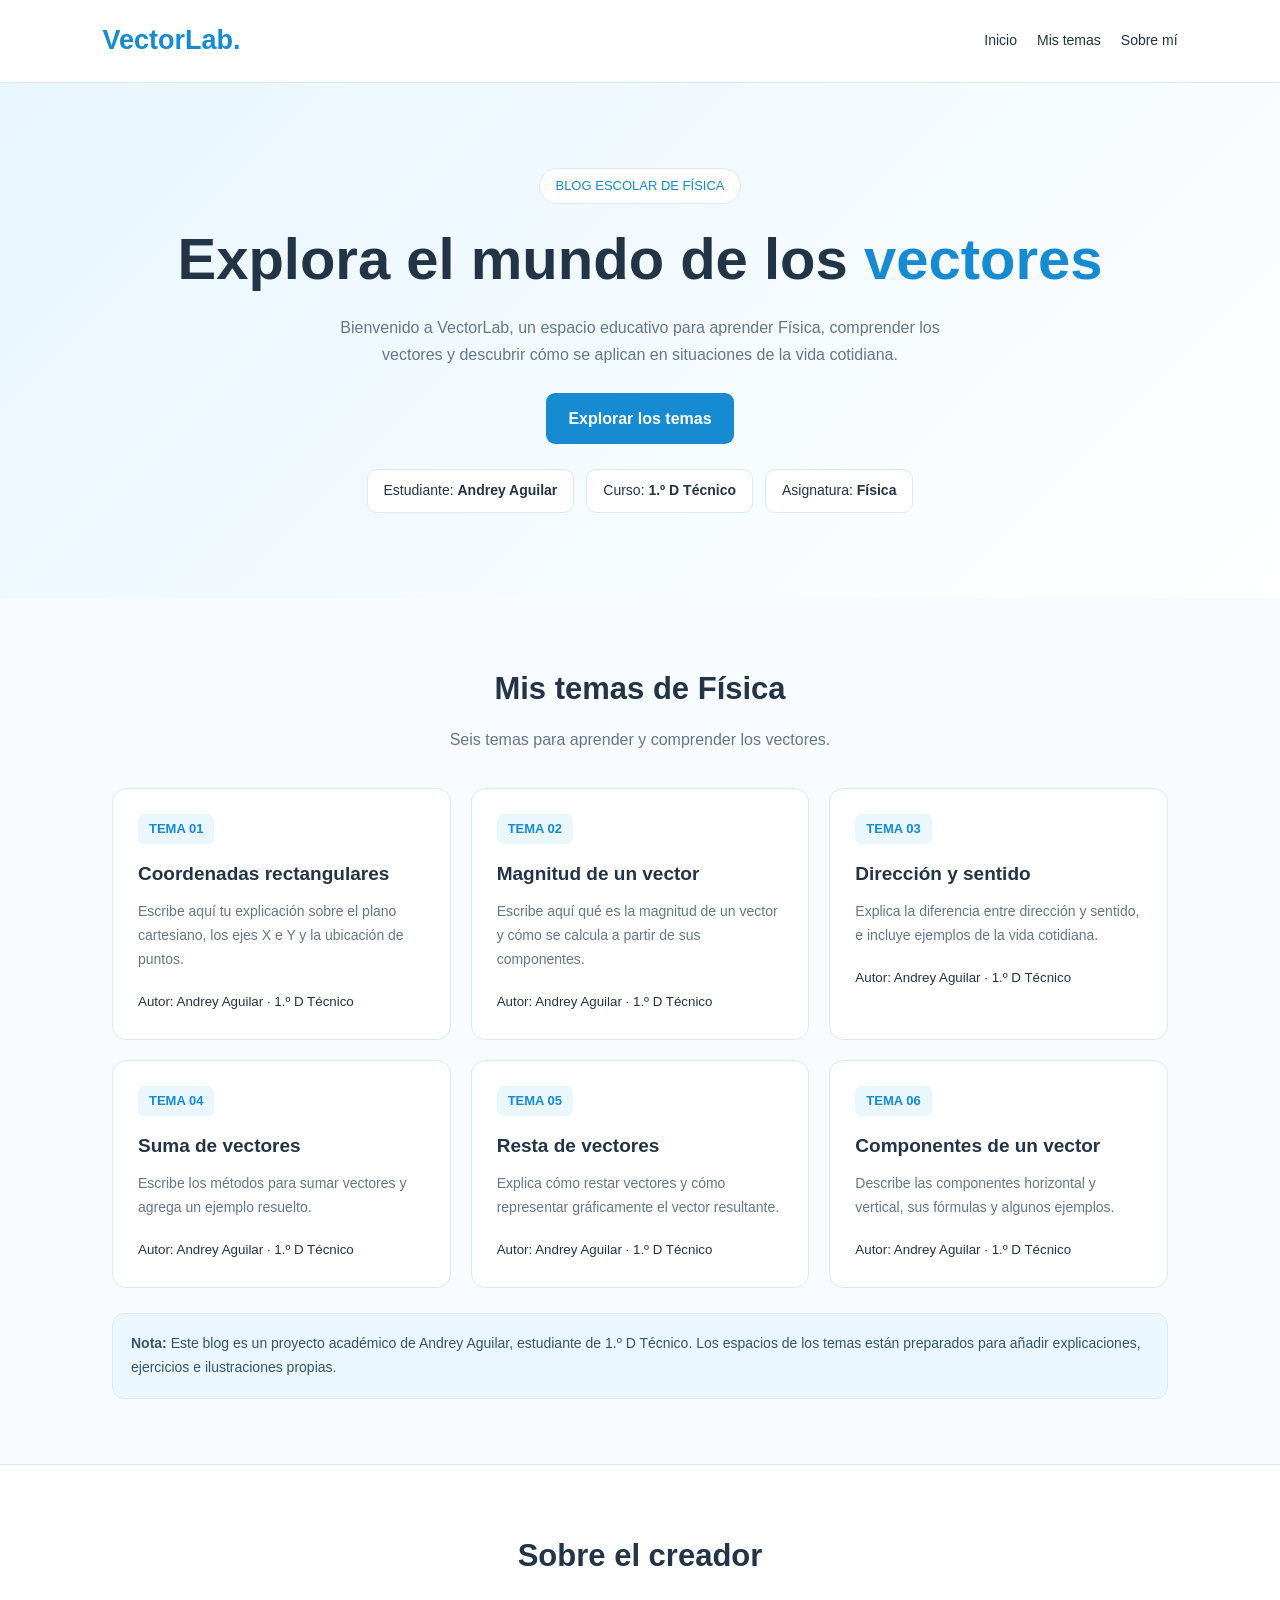
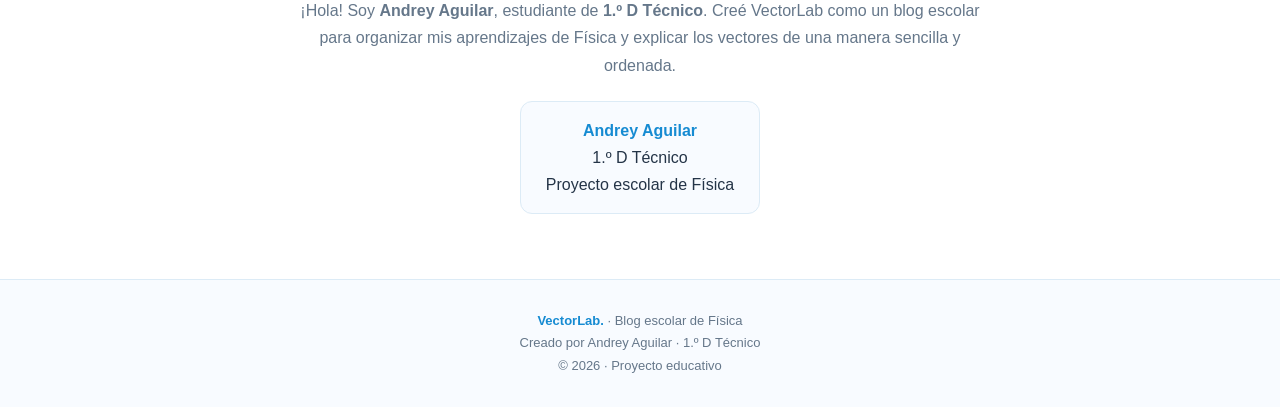
<file: index.html>
<!DOCTYPE html>
<html lang="es">
<head>
  <meta charset="UTF-8">
  <meta name="viewport" content="width=device-width, initial-scale=1.0">

  <title>VectorLab | Andrey Aguilar</title>
  <meta name="description" content="Blog escolar de Física sobre vectores, creado por Andrey Aguilar de 1.º D Técnico.">

  <style>
    * {
      margin: 0;
      padding: 0;
      box-sizing: border-box;
    }

    :root {
      --azul: #168bd2;
      --celeste: #eaf7ff;
      --fondo: #f8fbff;
      --texto: #243447;
      --gris: #65778a;
      --blanco: #ffffff;
      --borde: #dcebf6;
    }

    html {
      scroll-behavior: smooth;
    }

    body {
      font-family: Arial, Helvetica, sans-serif;
      background: var(--fondo);
      color: var(--texto);
      line-height: 1.7;
    }

    header {
      background: var(--blanco);
      border-bottom: 1px solid var(--borde);
      padding: 18px 8%;
      display: flex;
      justify-content: space-between;
      align-items: center;
      flex-wrap: wrap;
      gap: 15px;
    }

    .logo {
      font-size: 27px;
      font-weight: bold;
      color: var(--azul);
      text-decoration: none;
    }

    nav {
      display: flex;
      flex-wrap: wrap;
      gap: 20px;
    }

    nav a {
      color: var(--texto);
      text-decoration: none;
      font-size: 14px;
    }

    nav a:hover {
      color: var(--azul);
    }

    .hero {
      text-align: center;
      padding: 85px 20px;
      background: linear-gradient(135deg, #e8f6ff, #ffffff);
    }

    .etiqueta {
      display: inline-block;
      background: var(--blanco);
      border: 1px solid var(--borde);
      border-radius: 25px;
      padding: 6px 15px;
      color: var(--azul);
      font-size: 13px;
      margin-bottom: 20px;
    }

    .hero h1 {
      font-size: clamp(36px, 6vw, 58px);
      line-height: 1.2;
      margin-bottom: 20px;
    }

    .hero h1 span {
      color: var(--azul);
    }

    .hero p {
      max-width: 650px;
      margin: 0 auto 25px;
      color: var(--gris);
    }

    .datos {
      display: flex;
      justify-content: center;
      flex-wrap: wrap;
      gap: 12px;
      margin-top: 25px;
    }

    .dato {
      background: white;
      border: 1px solid var(--borde);
      padding: 9px 16px;
      border-radius: 10px;
      font-size: 14px;
    }

    .boton {
      display: inline-block;
      background: var(--azul);
      color: white;
      padding: 12px 22px;
      border-radius: 9px;
      text-decoration: none;
      font-weight: bold;
    }

    .boton:hover {
      background: #0876b9;
    }

    .seccion {
      max-width: 1100px;
      margin: auto;
      padding: 65px 22px;
    }

    .titulo-seccion {
      text-align: center;
      font-size: 31px;
      margin-bottom: 10px;
    }

    .subtitulo {
      text-align: center;
      color: var(--gris);
      margin-bottom: 35px;
    }

    .temas {
      display: grid;
      grid-template-columns: repeat(auto-fit, minmax(250px, 1fr));
      gap: 20px;
    }

    .tarjeta {
      background: var(--blanco);
      border: 1px solid var(--borde);
      border-radius: 14px;
      padding: 25px;
    }

    .numero {
      display: inline-block;
      color: var(--azul);
      background: var(--celeste);
      padding: 4px 11px;
      border-radius: 7px;
      font-size: 13px;
      font-weight: bold;
      margin-bottom: 14px;
    }

    .tarjeta h3 {
      font-size: 19px;
      margin-bottom: 10px;
    }

    .tarjeta p {
      color: var(--gris);
      font-size: 14px;
      margin-bottom: 15px;
    }

    .nota {
      background: var(--celeste);
      border: 1px solid var(--borde);
      padding: 18px;
      border-radius: 12px;
      margin-top: 25px;
      color: #36546c;
      font-size: 14px;
    }

    .sobre {
      background: white;
      border-top: 1px solid var(--borde);
      border-bottom: 1px solid var(--borde);
    }

    .sobre-contenido {
      max-width: 750px;
      margin: auto;
      text-align: center;
    }

    .sobre-contenido p {
      color: var(--gris);
      margin-top: 15px;
    }

    .firma {
      display: inline-block;
      margin-top: 22px;
      padding: 15px 25px;
      border: 1px solid var(--borde);
      background: var(--fondo);
      border-radius: 12px;
    }

    .firma strong {
      color: var(--azul);
    }

    footer {
      text-align: center;
      padding: 30px 20px;
      color: var(--gris);
      font-size: 13px;
    }

    footer strong {
      color: var(--azul);
    }

    @media (max-width: 600px) {
      header {
        justify-content: center;
      }

      nav {
        justify-content: center;
      }

      .hero {
        padding: 60px 18px;
      }

      .seccion {
        padding: 45px 18px;
      }
    }
  </style>
</head>

<body>

  <header>
    <a class="logo" href="#inicio">VectorLab.</a>

    <nav>
      <a href="#inicio">Inicio</a>
      <a href="#temas">Mis temas</a>
      <a href="#autor">Sobre mí</a>
    </nav>
  </header>

  <main>

    <section class="hero" id="inicio">
      <div class="etiqueta">BLOG ESCOLAR DE FÍSICA</div>

      <h1>Explora el mundo de los <span>vectores</span></h1>

      <p>
        Bienvenido a VectorLab, un espacio educativo para
        aprender Física, comprender los vectores y descubrir
        cómo se aplican en situaciones de la vida cotidiana.
      </p>

      <a class="boton" href="#temas">Explorar los temas</a>

      <div class="datos">
        <div class="dato">Estudiante: <strong>Andrey Aguilar</strong></div>
        <div class="dato">Curso: <strong>1.º D Técnico</strong></div>
        <div class="dato">Asignatura: <strong>Física</strong></div>
      </div>
    </section>

    <section class="seccion" id="temas">
      <h2 class="titulo-seccion">Mis temas de Física</h2>

      <p class="subtitulo">
        Seis temas para aprender y comprender los vectores.
      </p>

      <div class="temas">

        <article class="tarjeta" id="tema1">
          <span class="numero">TEMA 01</span>
          <h3>Coordenadas rectangulares</h3>
          <p>
            Escribe aquí tu explicación sobre el plano cartesiano,
            los ejes X e Y y la ubicación de puntos.
          </p>
          <small>Autor: Andrey Aguilar · 1.º D Técnico</small>
        </article>

        <article class="tarjeta" id="tema2">
          <span class="numero">TEMA 02</span>
          <h3>Magnitud de un vector</h3>
          <p>
            Escribe aquí qué es la magnitud de un vector
            y cómo se calcula a partir de sus componentes.
          </p>
          <small>Autor: Andrey Aguilar · 1.º D Técnico</small>
        </article>

        <article class="tarjeta" id="tema3">
          <span class="numero">TEMA 03</span>
          <h3>Dirección y sentido</h3>
          <p>
            Explica la diferencia entre dirección y sentido,
            e incluye ejemplos de la vida cotidiana.
          </p>
          <small>Autor: Andrey Aguilar · 1.º D Técnico</small>
        </article>

        <article class="tarjeta" id="tema4">
          <span class="numero">TEMA 04</span>
          <h3>Suma de vectores</h3>
          <p>
            Escribe los métodos para sumar vectores
            y agrega un ejemplo resuelto.
          </p>
          <small>Autor: Andrey Aguilar · 1.º D Técnico</small>
        </article>

        <article class="tarjeta" id="tema5">
          <span class="numero">TEMA 05</span>
          <h3>Resta de vectores</h3>
          <p>
            Explica cómo restar vectores y cómo representar
            gráficamente el vector resultante.
          </p>
          <small>Autor: Andrey Aguilar · 1.º D Técnico</small>
        </article>

        <article class="tarjeta" id="tema6">
          <span class="numero">TEMA 06</span>
          <h3>Componentes de un vector</h3>
          <p>
            Describe las componentes horizontal y vertical,
            sus fórmulas y algunos ejemplos.
          </p>
          <small>Autor: Andrey Aguilar · 1.º D Técnico</small>
        </article>

      </div>

      <div class="nota">
        <strong>Nota:</strong> Este blog es un proyecto académico
        de Andrey Aguilar, estudiante de 1.º D Técnico.
        Los espacios de los temas están preparados para añadir
        explicaciones, ejercicios e ilustraciones propias.
      </div>
    </section>

    <section class="sobre" id="autor">
      <div class="seccion sobre-contenido">
        <h2 class="titulo-seccion">Sobre el creador</h2>

        <p>
          ¡Hola! Soy <strong>Andrey Aguilar</strong>,
          estudiante de <strong>1.º D Técnico</strong>.
          Creé VectorLab como un blog escolar para organizar
          mis aprendizajes de Física y explicar los vectores
          de una manera sencilla y ordenada.
        </p>

        <div class="firma">
          <strong>Andrey Aguilar</strong><br>
          1.º D Técnico<br>
          Proyecto escolar de Física
        </div>
      </div>
    </section>

  </main>

  <footer>
    <strong>VectorLab.</strong> · Blog escolar de Física<br>
    Creado por Andrey Aguilar · 1.º D Técnico<br>
    © 2026 · Proyecto educativo
  </footer>

</body>
</html>
</file>
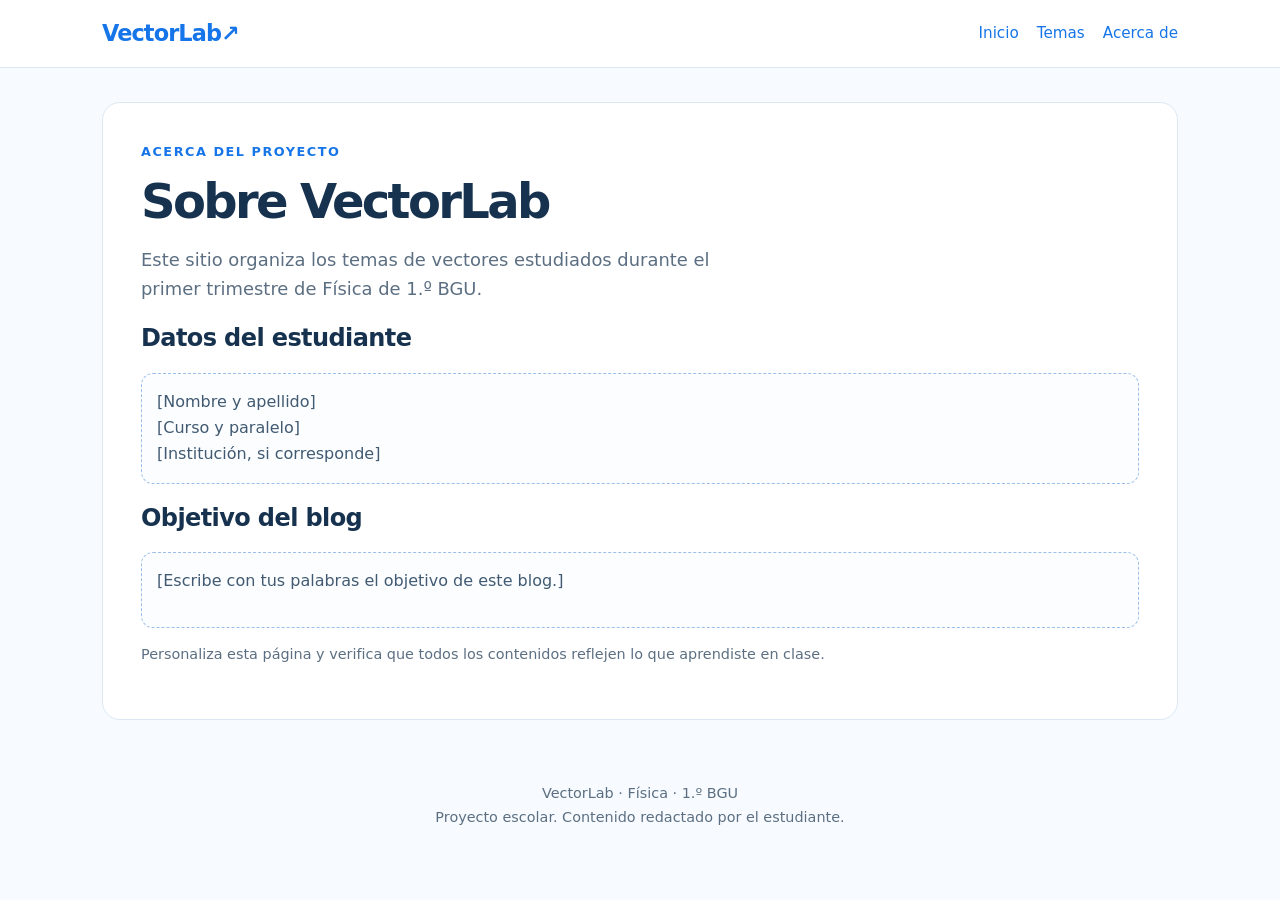
<file: acerca.html>
<!doctype html><html lang="es"><head><meta charset="utf-8"><meta name="viewport" content="width=device-width, initial-scale=1"><title>Acerca de | VectorLab</title><link rel="stylesheet" href="estilos.css"></head><body><header><div class="nav"><a class="logo" href="index.html">VectorLab<span aria-hidden="true">↗</span></a><nav><a href="index.html">Inicio</a><a href="index.html#temas">Temas</a><a href="acerca.html">Acerca de</a></nav></div></header><main><section class="panel"><div class="kicker">Acerca del proyecto</div><h1 style="font-size:3rem">Sobre VectorLab</h1><p class="lead">Este sitio organiza los temas de vectores estudiados durante el primer trimestre de Física de 1.º BGU.</p><h2>Datos del estudiante</h2><div class="editable" contenteditable="true">[Nombre y apellido]<br>[Curso y paralelo]<br>[Institución, si corresponde]</div><h2>Objetivo del blog</h2><div class="editable" contenteditable="true">[Escribe con tus palabras el objetivo de este blog.]</div><p class="small">Personaliza esta página y verifica que todos los contenidos reflejen lo que aprendiste en clase.</p></section></main><footer>VectorLab · Física · 1.º BGU<br><span class="small">Proyecto escolar. Contenido redactado por el estudiante.</span></footer></body></html>
</file>
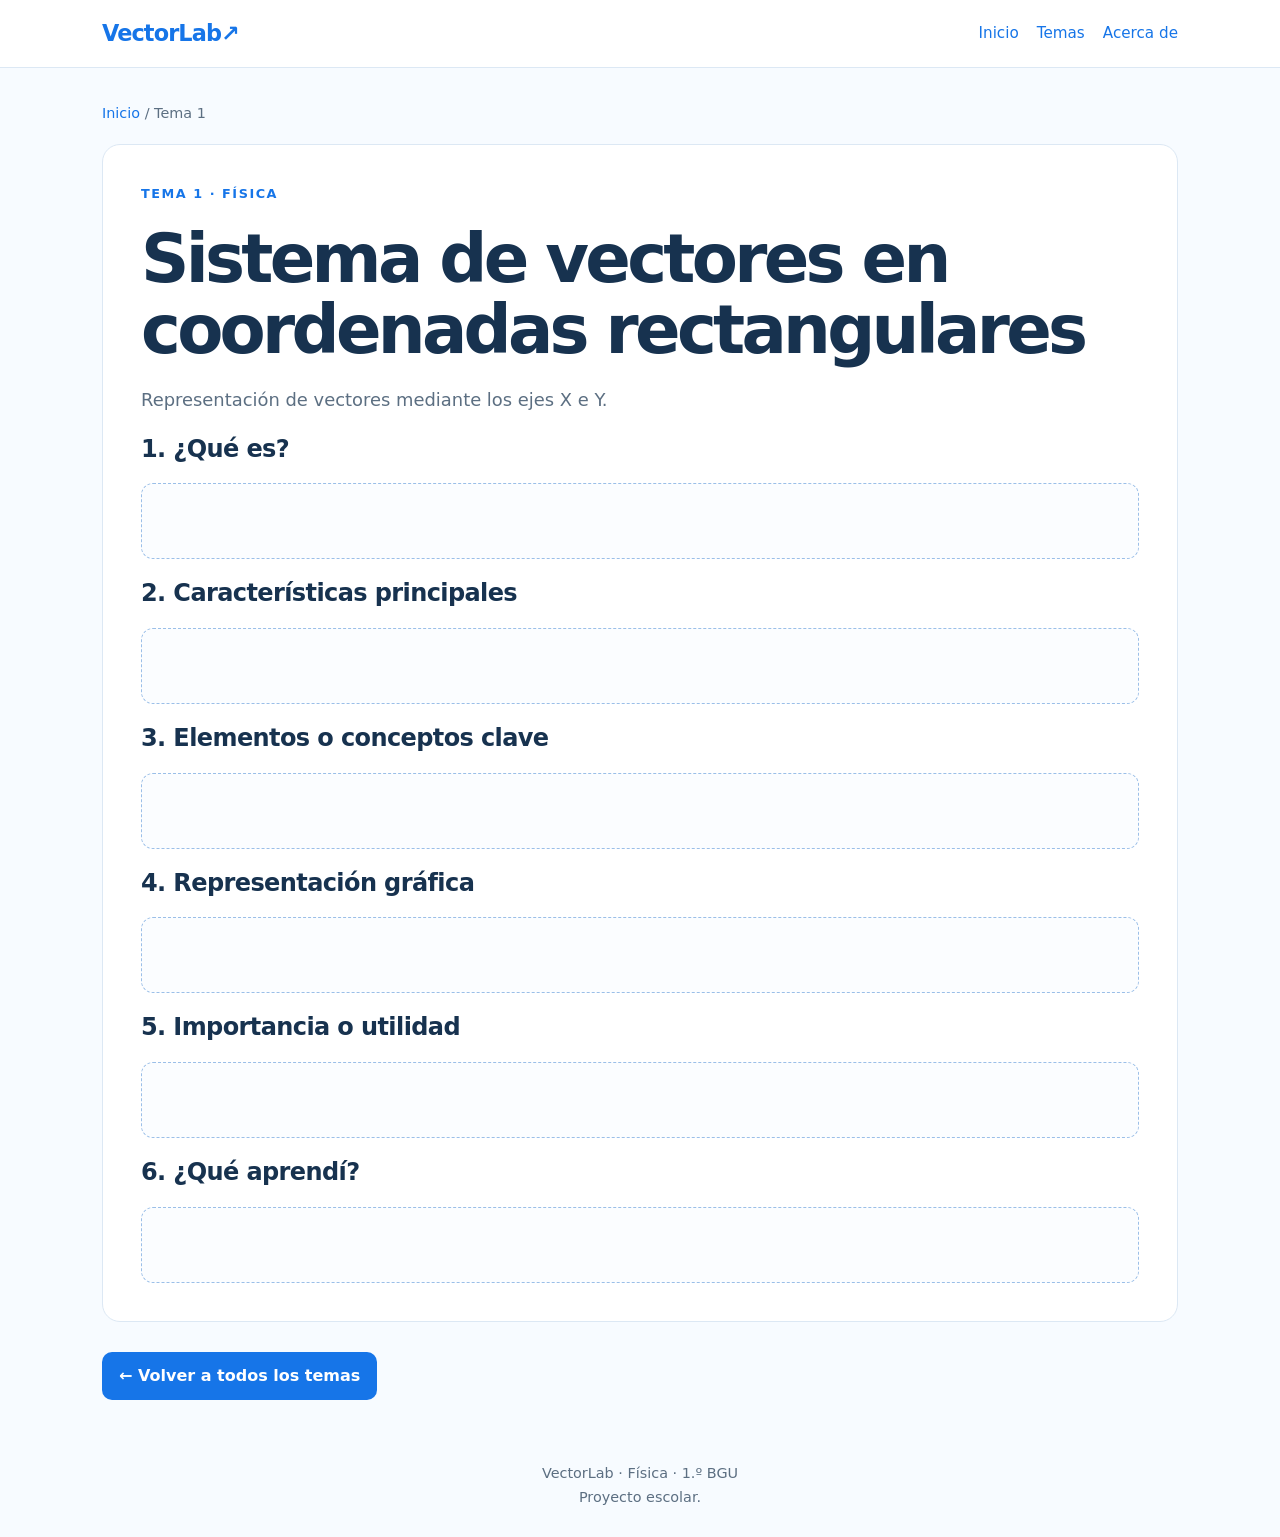
<file: tema1-rectangulares.html>
<!doctype html>
<html lang="es">
<head>
<meta charset="utf-8">
<meta name="viewport" content="width=device-width, initial-scale=1">
<title>Sistema de vectores en coordenadas rectangulares | VectorLab</title>
<link rel="stylesheet" href="estilos.css">
</head>
<body>
<header><div class="nav">
<a class="logo" href="index.html">VectorLab<span aria-hidden="true">↗</span></a>
<nav><a href="index.html">Inicio</a><a href="index.html#temas">Temas</a><a href="acerca.html">Acerca de</a></nav>
</div></header>
<main>
<div class="breadcrumb"><a href="index.html">Inicio</a> / Tema 1</div>
<section class="panel">
<div class="kicker">Tema 1 · Física</div>
<h1>Sistema de vectores en coordenadas rectangulares</h1>
<p class="lead">Representación de vectores mediante los ejes X e Y.</p>
<h2>1. ¿Qué es?</h2>
<div class="editable" contenteditable="true"></div>
<h2>2. Características principales</h2>
<div class="editable" contenteditable="true"></div>
<h2>3. Elementos o conceptos clave</h2>
<div class="editable" contenteditable="true"></div>
<h2>4. Representación gráfica</h2>
<div class="editable" contenteditable="true"></div>
<h2>5. Importancia o utilidad</h2>
<div class="editable" contenteditable="true"></div>
<h2>6. ¿Qué aprendí?</h2>
<div class="editable" contenteditable="true"></div>
</section>
<p><a class="button" href="index.html">← Volver a todos los temas</a></p>
</main>
<footer>VectorLab · Física · 1.º BGU<br><span class="small">Proyecto escolar.</span></footer>
</body>
</html>
</file>
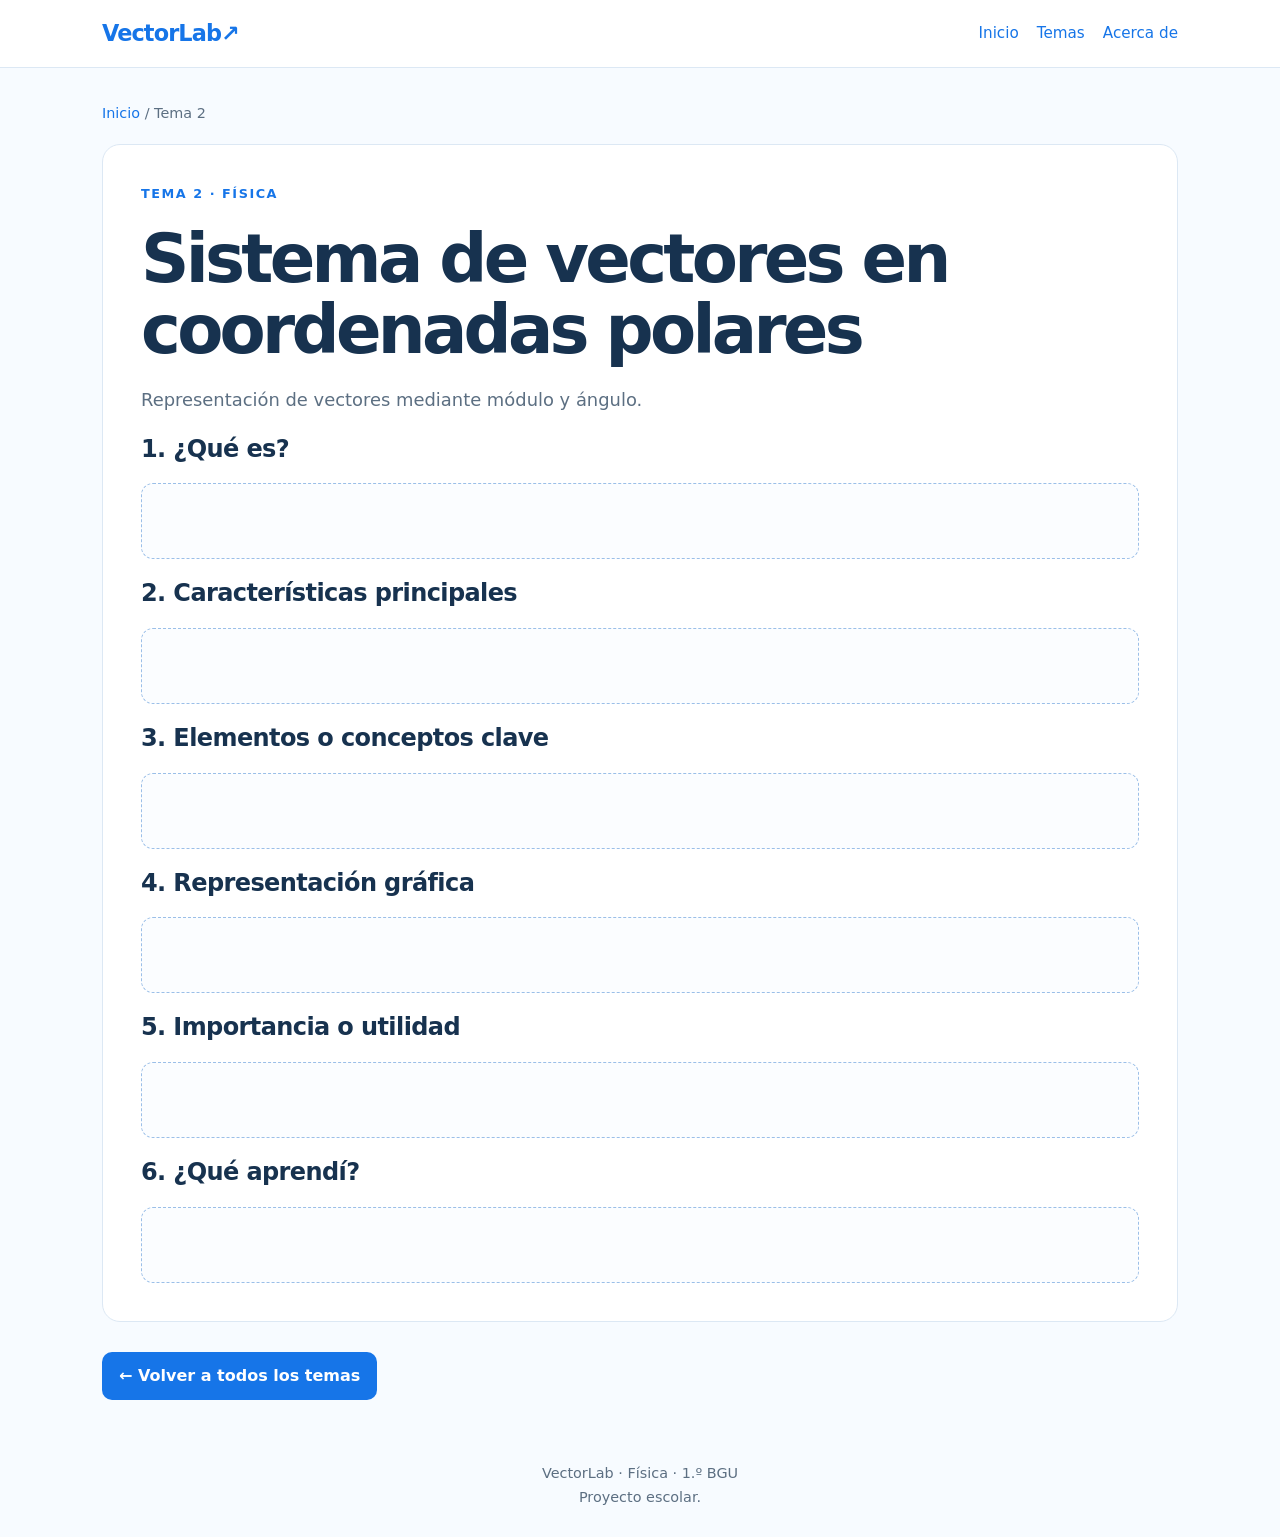
<file: tema2-polares.html>
<!doctype html>
<html lang="es">
<head>
<meta charset="utf-8">
<meta name="viewport" content="width=device-width, initial-scale=1">
<title>Sistema de vectores en coordenadas polares | VectorLab</title>
<link rel="stylesheet" href="estilos.css">
</head>
<body>
<header><div class="nav">
<a class="logo" href="index.html">VectorLab<span aria-hidden="true">↗</span></a>
<nav><a href="index.html">Inicio</a><a href="index.html#temas">Temas</a><a href="acerca.html">Acerca de</a></nav>
</div></header>
<main>
<div class="breadcrumb"><a href="index.html">Inicio</a> / Tema 2</div>
<section class="panel">
<div class="kicker">Tema 2 · Física</div>
<h1>Sistema de vectores en coordenadas polares</h1>
<p class="lead">Representación de vectores mediante módulo y ángulo.</p>
<h2>1. ¿Qué es?</h2>
<div class="editable" contenteditable="true"></div>
<h2>2. Características principales</h2>
<div class="editable" contenteditable="true"></div>
<h2>3. Elementos o conceptos clave</h2>
<div class="editable" contenteditable="true"></div>
<h2>4. Representación gráfica</h2>
<div class="editable" contenteditable="true"></div>
<h2>5. Importancia o utilidad</h2>
<div class="editable" contenteditable="true"></div>
<h2>6. ¿Qué aprendí?</h2>
<div class="editable" contenteditable="true"></div>
</section>
<p><a class="button" href="index.html">← Volver a todos los temas</a></p>
</main>
<footer>VectorLab · Física · 1.º BGU<br><span class="small">Proyecto escolar.</span></footer>
</body>
</html>
</file>
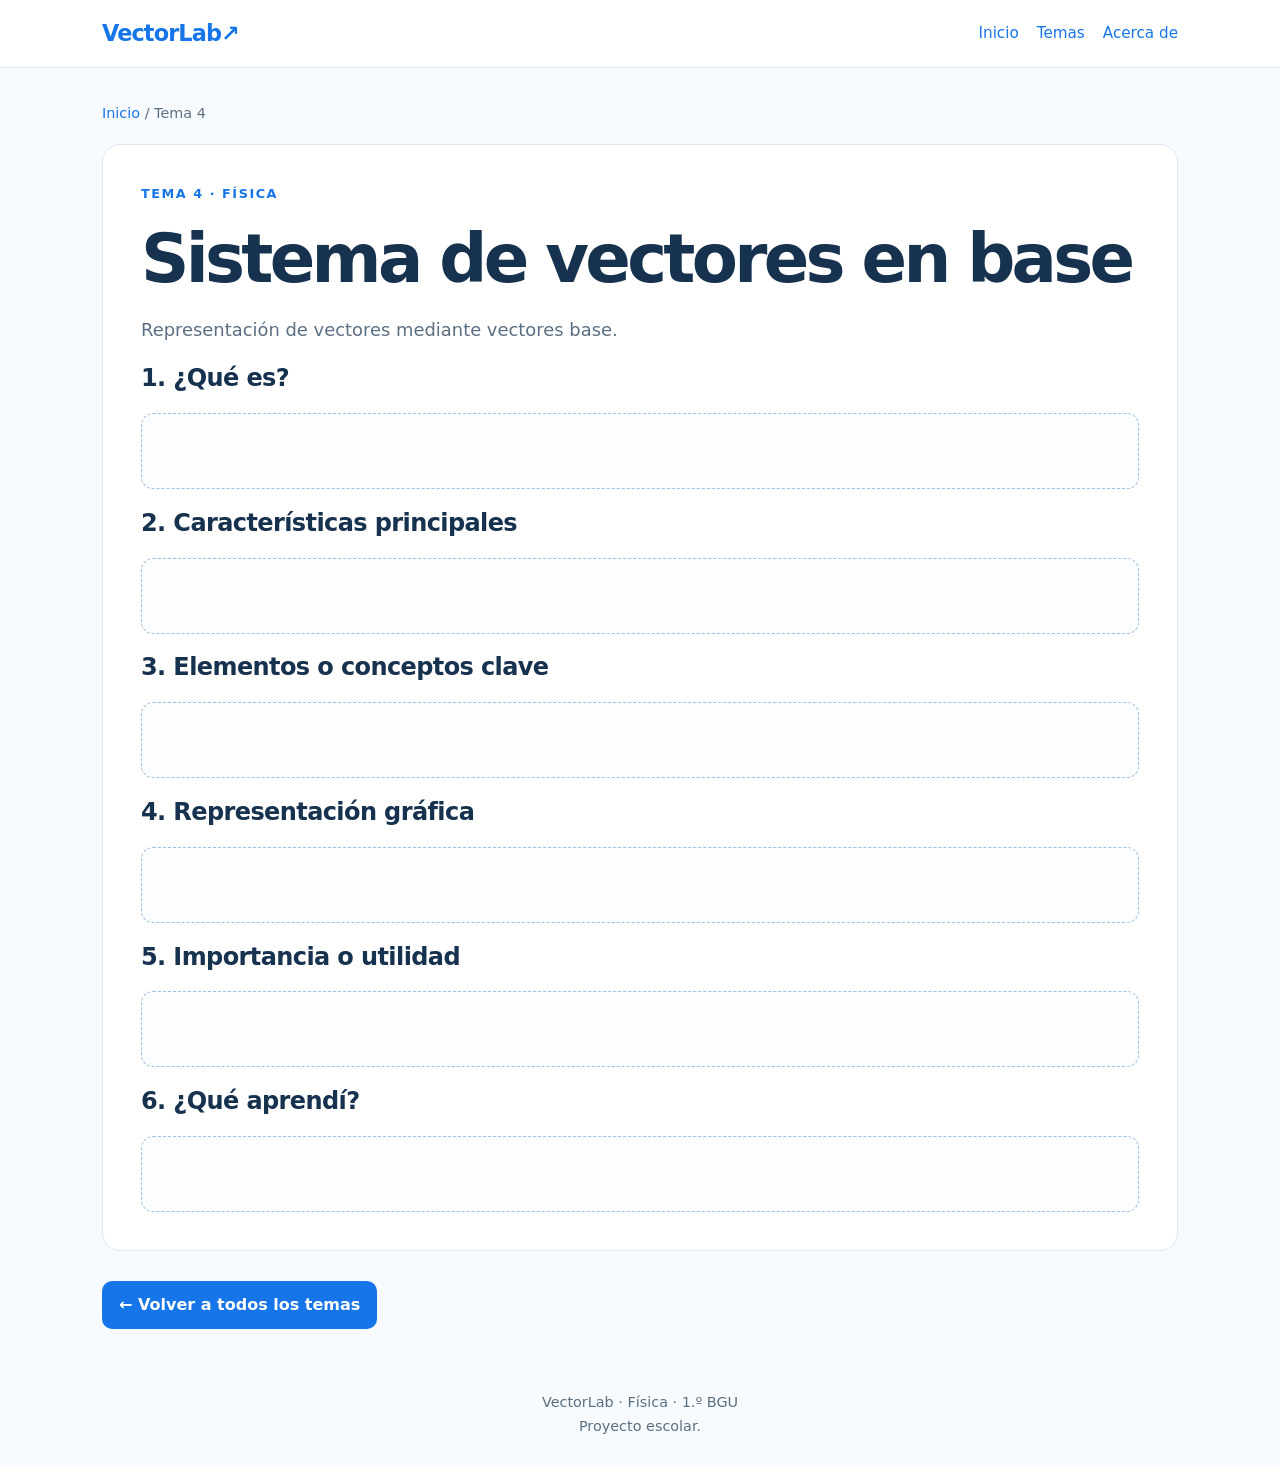
<file: tema4-base.html>
<!doctype html>
<html lang="es">
<head>
<meta charset="utf-8">
<meta name="viewport" content="width=device-width, initial-scale=1">
<title>Sistema de vectores en base | VectorLab</title>
<link rel="stylesheet" href="estilos.css">
</head>
<body>
<header><div class="nav">
<a class="logo" href="index.html">VectorLab<span aria-hidden="true">↗</span></a>
<nav><a href="index.html">Inicio</a><a href="index.html#temas">Temas</a><a href="acerca.html">Acerca de</a></nav>
</div></header>
<main>
<div class="breadcrumb"><a href="index.html">Inicio</a> / Tema 4</div>
<section class="panel">
<div class="kicker">Tema 4 · Física</div>
<h1>Sistema de vectores en base</h1>
<p class="lead">Representación de vectores mediante vectores base.</p>
<h2>1. ¿Qué es?</h2>
<div class="editable" contenteditable="true"></div>
<h2>2. Características principales</h2>
<div class="editable" contenteditable="true"></div>
<h2>3. Elementos o conceptos clave</h2>
<div class="editable" contenteditable="true"></div>
<h2>4. Representación gráfica</h2>
<div class="editable" contenteditable="true"></div>
<h2>5. Importancia o utilidad</h2>
<div class="editable" contenteditable="true"></div>
<h2>6. ¿Qué aprendí?</h2>
<div class="editable" contenteditable="true"></div>
</section>
<p><a class="button" href="index.html">← Volver a todos los temas</a></p>
</main>
<footer>VectorLab · Física · 1.º BGU<br><span class="small">Proyecto escolar.</span></footer>
</body>
</html>
</file>
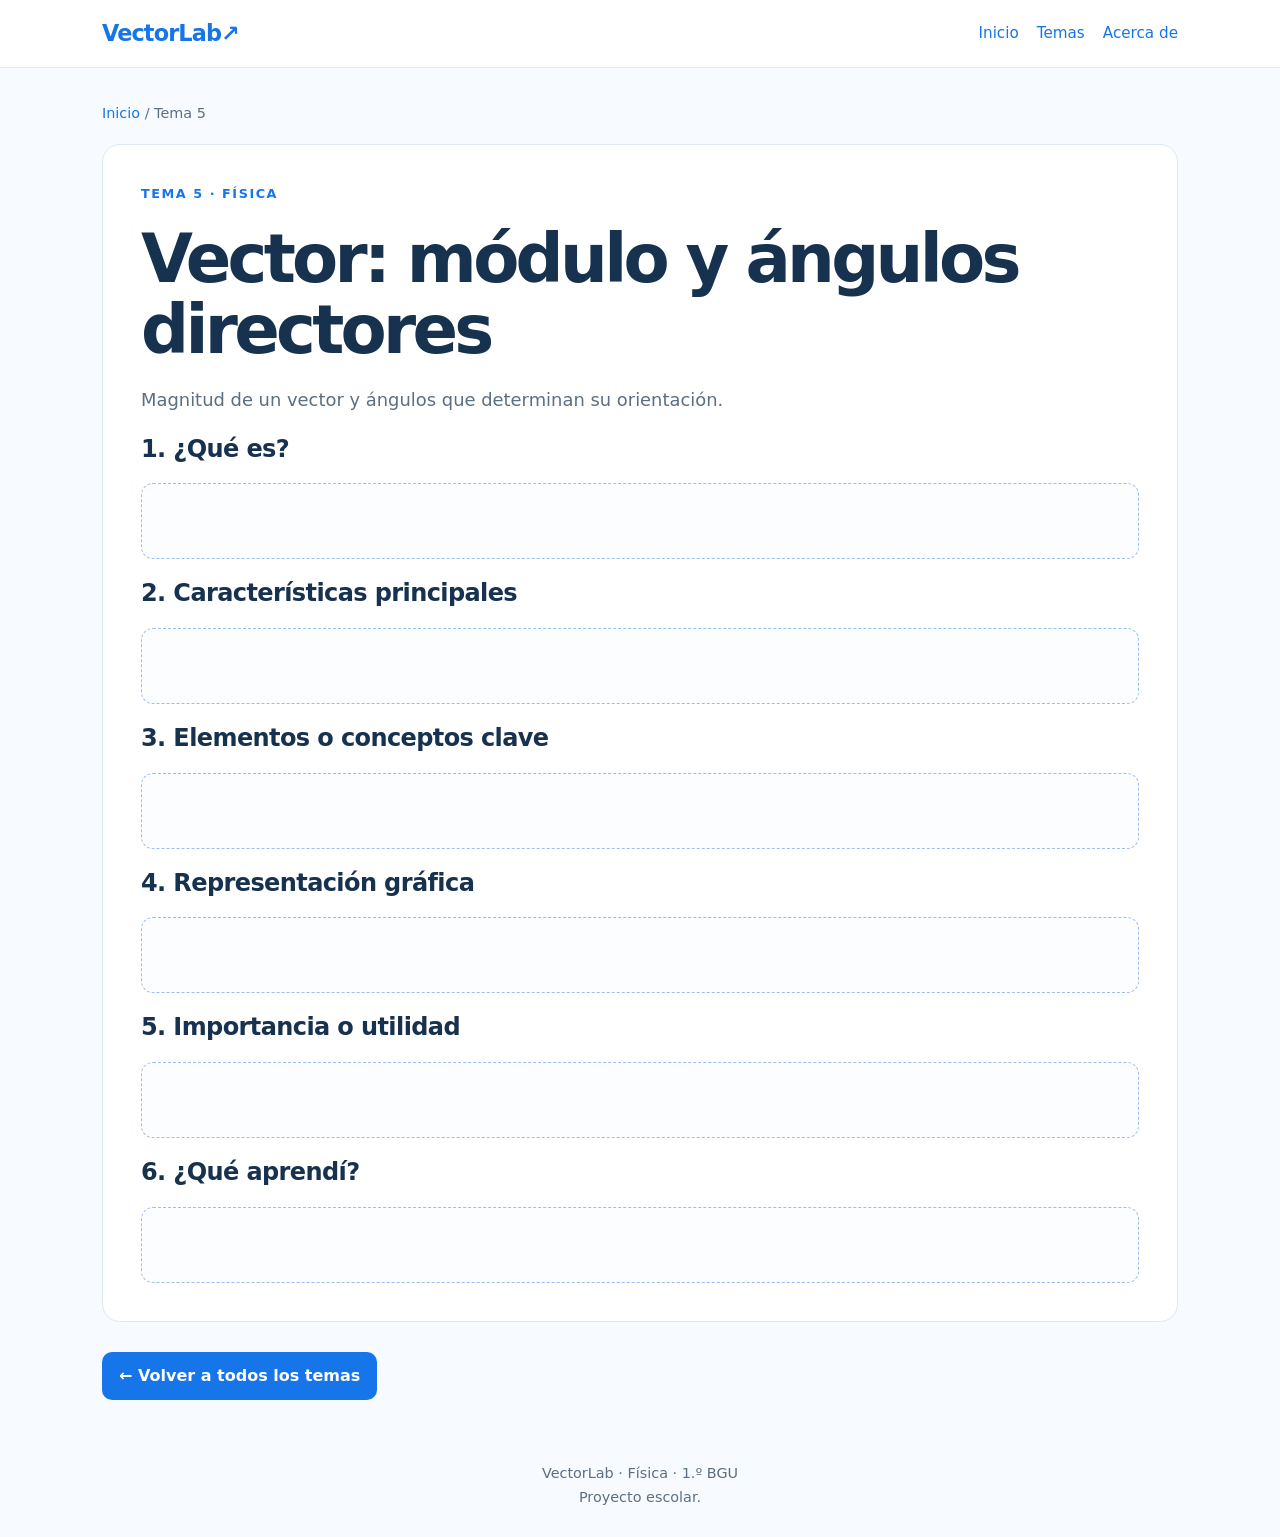
<file: tema5-angulos.html>
<!doctype html>
<html lang="es">
<head>
<meta charset="utf-8">
<meta name="viewport" content="width=device-width, initial-scale=1">
<title>Vector: módulo y ángulos directores | VectorLab</title>
<link rel="stylesheet" href="estilos.css">
</head>
<body>
<header><div class="nav">
<a class="logo" href="index.html">VectorLab<span aria-hidden="true">↗</span></a>
<nav><a href="index.html">Inicio</a><a href="index.html#temas">Temas</a><a href="acerca.html">Acerca de</a></nav>
</div></header>
<main>
<div class="breadcrumb"><a href="index.html">Inicio</a> / Tema 5</div>
<section class="panel">
<div class="kicker">Tema 5 · Física</div>
<h1>Vector: módulo y ángulos directores</h1>
<p class="lead">Magnitud de un vector y ángulos que determinan su orientación.</p>
<h2>1. ¿Qué es?</h2>
<div class="editable" contenteditable="true"></div>
<h2>2. Características principales</h2>
<div class="editable" contenteditable="true"></div>
<h2>3. Elementos o conceptos clave</h2>
<div class="editable" contenteditable="true"></div>
<h2>4. Representación gráfica</h2>
<div class="editable" contenteditable="true"></div>
<h2>5. Importancia o utilidad</h2>
<div class="editable" contenteditable="true"></div>
<h2>6. ¿Qué aprendí?</h2>
<div class="editable" contenteditable="true"></div>
</section>
<p><a class="button" href="index.html">← Volver a todos los temas</a></p>
</main>
<footer>VectorLab · Física · 1.º BGU<br><span class="small">Proyecto escolar.</span></footer>
</body>
</html>
</file>
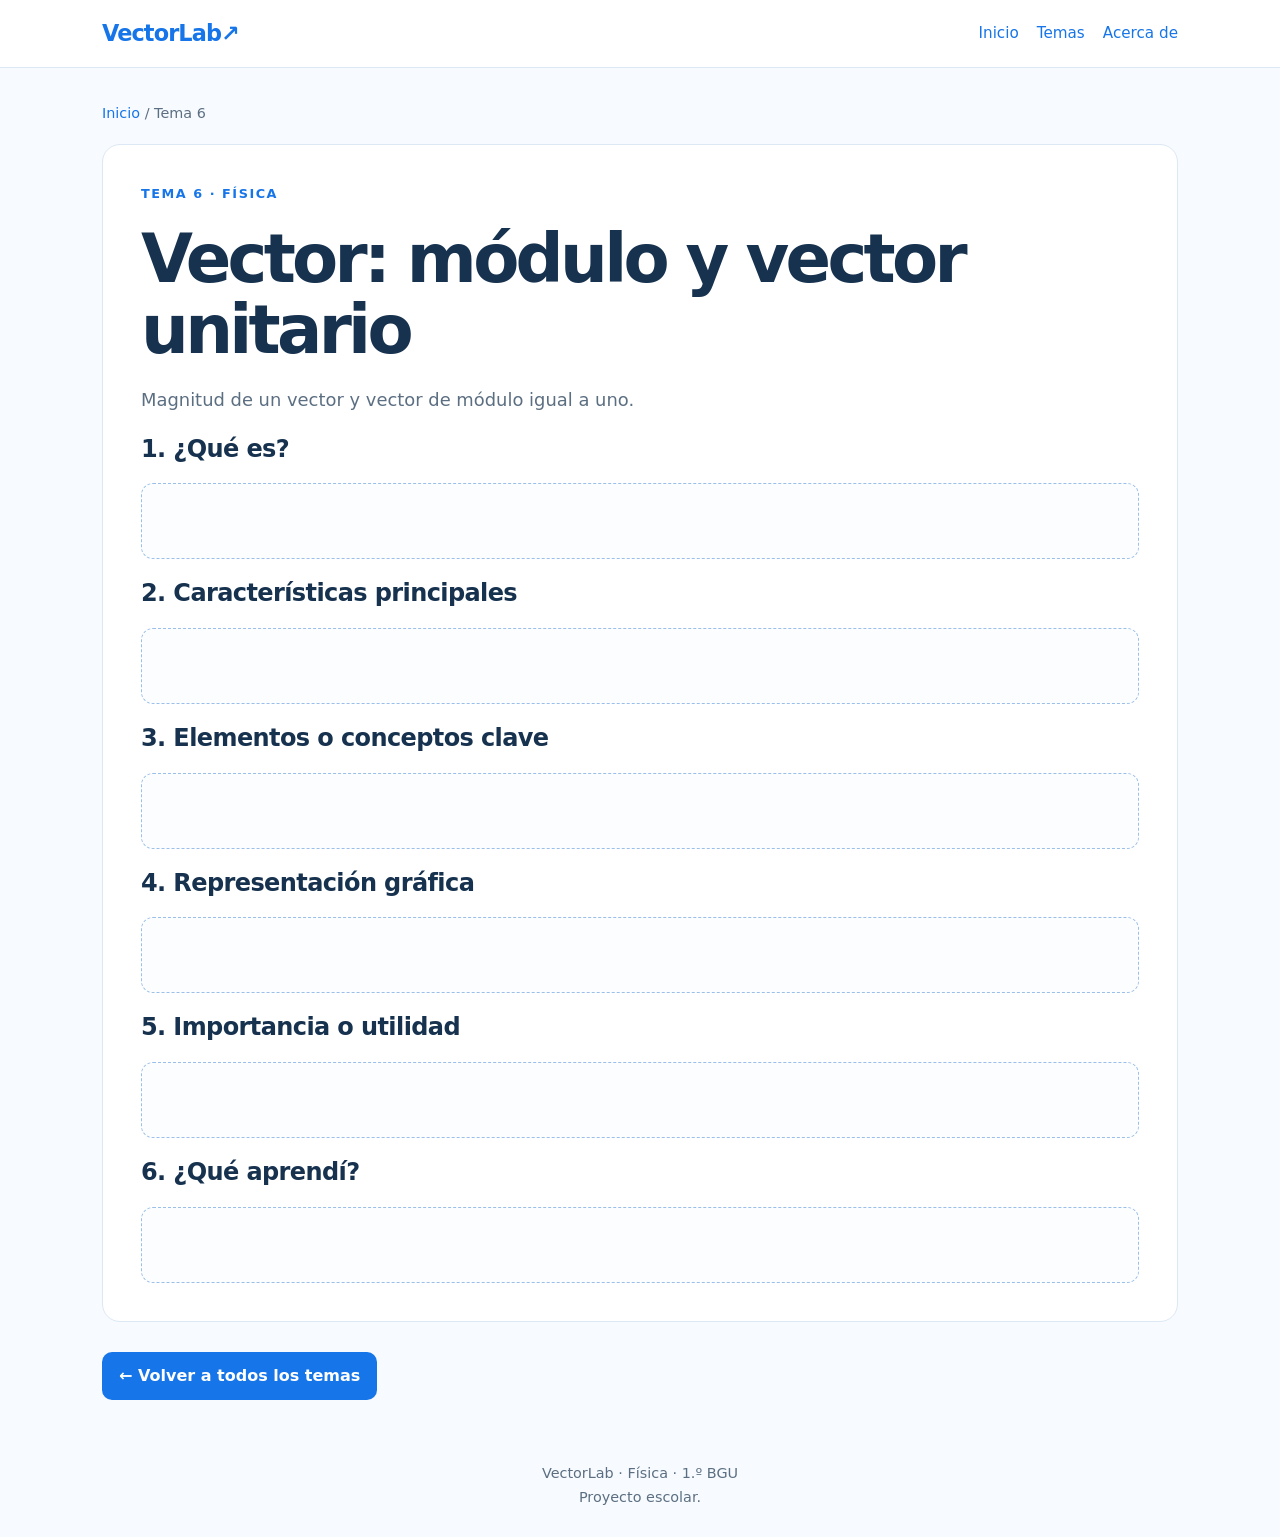
<file: tema6-unitario.html>
<!doctype html>
<html lang="es">
<head>
<meta charset="utf-8">
<meta name="viewport" content="width=device-width, initial-scale=1">
<title>Vector: módulo y vector unitario | VectorLab</title>
<link rel="stylesheet" href="estilos.css">
</head>
<body>
<header><div class="nav">
<a class="logo" href="index.html">VectorLab<span aria-hidden="true">↗</span></a>
<nav><a href="index.html">Inicio</a><a href="index.html#temas">Temas</a><a href="acerca.html">Acerca de</a></nav>
</div></header>
<main>
<div class="breadcrumb"><a href="index.html">Inicio</a> / Tema 6</div>
<section class="panel">
<div class="kicker">Tema 6 · Física</div>
<h1>Vector: módulo y vector unitario</h1>
<p class="lead">Magnitud de un vector y vector de módulo igual a uno.</p>
<h2>1. ¿Qué es?</h2>
<div class="editable" contenteditable="true"></div>
<h2>2. Características principales</h2>
<div class="editable" contenteditable="true"></div>
<h2>3. Elementos o conceptos clave</h2>
<div class="editable" contenteditable="true"></div>
<h2>4. Representación gráfica</h2>
<div class="editable" contenteditable="true"></div>
<h2>5. Importancia o utilidad</h2>
<div class="editable" contenteditable="true"></div>
<h2>6. ¿Qué aprendí?</h2>
<div class="editable" contenteditable="true"></div>
</section>
<p><a class="button" href="index.html">← Volver a todos los temas</a></p>
</main>
<footer>VectorLab · Física · 1.º BGU<br><span class="small">Proyecto escolar.</span></footer>
</body>
</html>
</file>
<file: estilos.css>
:root{--blue:#1675e8;--blue2:#eaf4ff;--ink:#17324f;--muted:#5c6f82;--line:#dce8f4;--white:#fff}
*{box-sizing:border-box}
body{margin:0;font-family:Inter,system-ui,-apple-system,Segoe UI,Roboto,Arial,sans-serif;color:var(--ink);background:#f7fbff;line-height:1.65}
a{color:var(--blue);text-decoration:none}
a:hover{text-decoration:underline}
header{background:white;border-bottom:1px solid var(--line);position:sticky;top:0;z-index:5}
.nav{max-width:1120px;margin:auto;padding:15px 22px;display:flex;align-items:center;justify-content:space-between;gap:16px}
.logo{font-size:1.4rem;font-weight:800;letter-spacing:-.04em;color:var(--blue)}
nav{display:flex;gap:18px;flex-wrap:wrap;font-size:.95rem}
main{max-width:1120px;margin:34px auto;padding:0 22px}
.hero{display:grid;grid-template-columns:1.2fr .8fr;gap:26px;align-items:center;background:white;border:1px solid var(--line);border-radius:22px;padding:clamp(24px,5vw,58px);box-shadow:0 12px 35px #164b7a0a}
.kicker{color:var(--blue);font-weight:750;text-transform:uppercase;letter-spacing:.12em;font-size:.8rem}
h1{font-size:clamp(2.4rem,6vw,4.2rem);line-height:1.05;letter-spacing:-.055em;margin:.3em 0}
h2{line-height:1.2;letter-spacing:-.025em}
.lead{font-size:1.12rem;color:var(--muted);max-width:620px}
.button{display:inline-block;background:var(--blue);color:white;padding:11px 17px;border-radius:10px;font-weight:700;margin-top:10px}
.button:hover{background:#0e5fc2;text-decoration:none}
.vector-art{width:100%;max-width:350px;margin:auto;display:block}
.section-title{margin:42px 0 15px}
.grid{display:grid;grid-template-columns:repeat(3,minmax(0,1fr));gap:16px}
.topic{background:white;border:1px solid var(--line);border-radius:16px;padding:21px;display:flex;flex-direction:column;min-height:230px}
.num{display:grid;place-items:center;width:34px;height:34px;background:var(--blue2);color:var(--blue);border-radius:10px;font-weight:800}
.topic h3{margin:14px 0 8px;line-height:1.25}
.topic p{color:var(--muted);margin:0 0 14px;font-size:.95rem}
.topic a{margin-top:auto;font-weight:750}
.panel{background:white;border:1px solid var(--line);border-radius:18px;padding:clamp(22px,4vw,38px);margin-bottom:20px}
.breadcrumb{font-size:.9rem;color:var(--muted);margin-bottom:18px}
.prompt{background:var(--blue2);border-left:4px solid var(--blue);padding:14px 17px;border-radius:0 12px 12px 0;margin:15px 0}
.editable{border:1px dashed #9bbfe8;background:#fbfdff;border-radius:12px;padding:15px;min-height:76px;color:#415a72}
.editable:focus{outline:2px solid #9ccaff}
.label{font-size:.82rem;text-transform:uppercase;letter-spacing:.07em;color:var(--blue);font-weight:800;margin:18px 0 8px}
footer{text-align:center;padding:28px 20px;color:var(--muted);font-size:.9rem}
.small{font-size:.9rem;color:var(--muted)}
@media(max-width:760px){.hero{grid-template-columns:1fr}.vector-art{max-width:240px}.grid{grid-template-columns:1fr}.nav{align-items:flex-start;flex-direction:column}main{margin-top:20px}}
</file>
